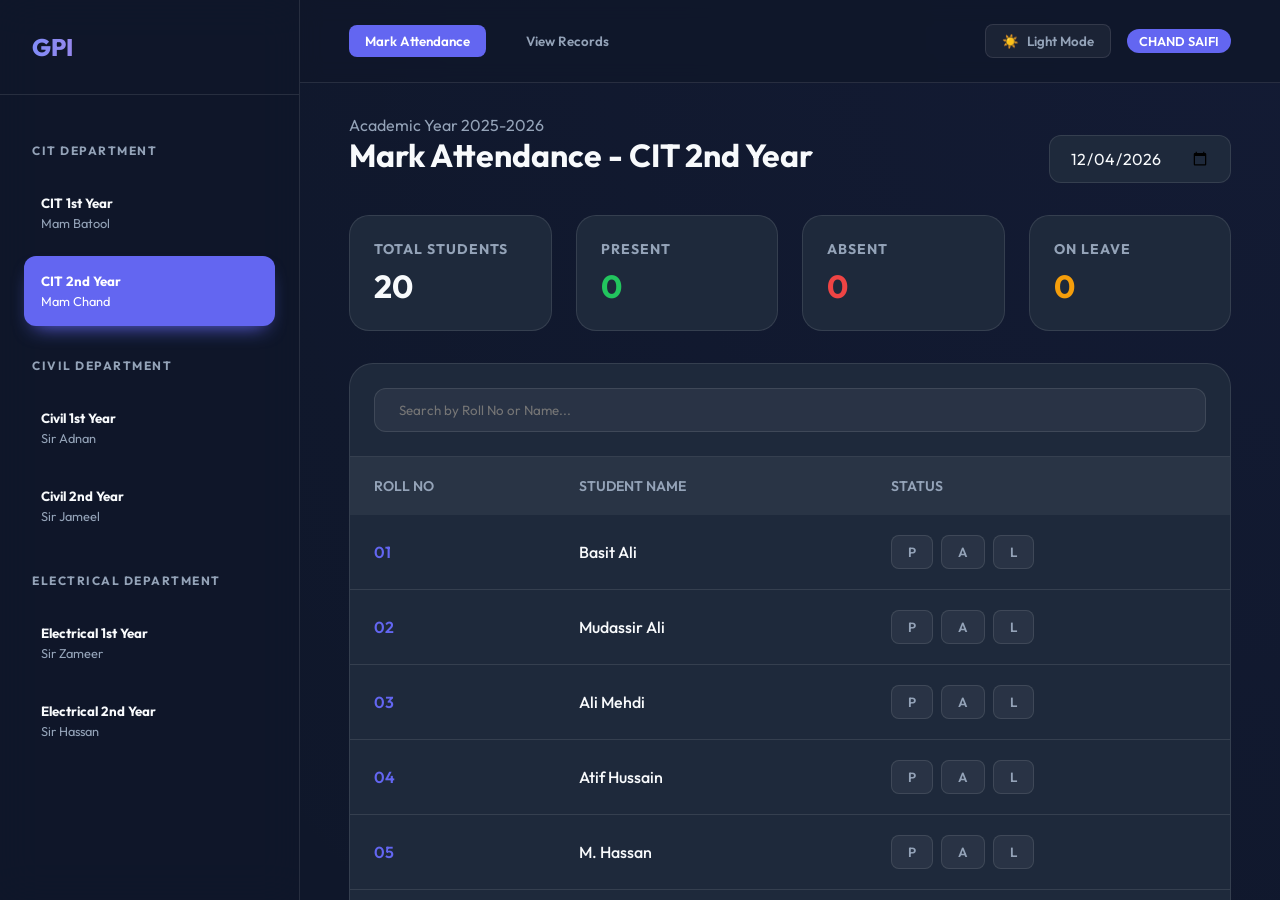
<file: index.html>
<!DOCTYPE html>
<html lang="en">

<head>
    <meta charset="UTF-8">
    <meta name="viewport" content="width=device-width, initial-scale=1.0">
    <title>DAE CIT 2nd Year | Attendance Management</title>
    <!-- Google Fonts -->
    <link rel="preconnect" href="https://fonts.googleapis.com">
    <link rel="preconnect" href="https://fonts.gstatic.com" crossorigin>
    <link href="https://fonts.googleapis.com/css2?family=Outfit:wght@300;400;500;600;700;800&display=swap"
        rel="stylesheet">
    <link rel="stylesheet" href="style.css">
</head>

<body>
    <div class="bg-blob blob-1"></div>
    <div class="bg-blob blob-2"></div>

    <div class="app-layout">
        <!-- SIDEBAR -->
        <aside class="sidebar">
            <div class="sidebar-header">
                <div class="logo">GPI</div>
            </div>

            <div class="class-groups">
                <div class="group-label">CIT Department</div>
                <button class="class-item" onclick="selectClass('cit-1')" id="btn-cit-1">
                    <span class="class-name">CIT 1st Year</span>
                    <span class="teacher-name">Mam Batool</span>
                </button>
                <button class="class-item active" onclick="selectClass('cit-2')" id="btn-cit-2">
                    <span class="class-name">CIT 2nd Year</span>
                    <span class="teacher-name">Mam Chand</span>
                </button>

                <div class="group-label">Civil Department</div>
                <button class="class-item" onclick="selectClass('civil-1')" id="btn-civil-1">
                    <span class="class-name">Civil 1st Year</span>
                    <span class="teacher-name">Sir Adnan</span>
                </button>
                <button class="class-item" onclick="selectClass('civil-2')" id="btn-civil-2">
                    <span class="class-name">Civil 2nd Year</span>
                    <span class="teacher-name">Sir Jameel</span>
                </button>

                <div class="group-label">Electrical Department</div>
                <button class="class-item" onclick="selectClass('elec-1')" id="btn-elec-1">
                    <span class="class-name">Electrical 1st Year</span>
                    <span class="teacher-name">Sir Zameer</span>
                </button>
                <button class="class-item" onclick="selectClass('elec-2')" id="btn-elec-2">
                    <span class="class-name">Electrical 2nd Year</span>
                    <span class="teacher-name">Sir Hassan</span>
                </button>
            </div>
        </aside>

        <!-- MAIN CONTENT AREA -->
        <div class="content-wrapper">
            <nav>
                <div class="nav-tabs">
                    <button class="tab-btn active" id="tab-mark" onclick="switchTab('mark')">Mark Attendance</button>
                    <button class="tab-btn" id="tab-history" onclick="switchTab('history')">View Records</button>
                </div>
                <div class="nav-links" style="display: flex; align-items: center; gap: 1rem;">
                    <button id="theme-toggle" class="status-btn"
                        style="background: var(--glass); display: flex; align-items: center; gap: 0.5rem;">
                        <span id="theme-icon">☀️</span> Light Mode
                    </button>
                    <span id="role-badge"
                        style="background: var(--primary); padding: 4px 12px; border-radius: 20px; font-size: 0.8rem; font-weight: 600; color: white;">CHAND
                        SAIFI</span>
                </div>
            </nav>

            <!-- MARK ATTENDANCE SECTION -->
            <main class="container" id="mark-section">
                <header class="header-section">
                    <div class="title-area">
                        <p id="academic-year-text">Academic Year 2025-2026</p>
                        <h1 id="current-class-title">Mark Attendance</h1>
                    </div>
                    <input type="date" id="attendance-date" class="date-selector">
                </header>

                <section class="summary-grid">
                    <div class="summary-card">
                        <h3>Total Students</h3>
                        <div class="value" id="count-total">20</div>
                    </div>
                    <div class="summary-card">
                        <h3>Present</h3>
                        <div class="value present" id="count-present">0</div>
                    </div>
                    <div class="summary-card">
                        <h3>Absent</h3>
                        <div class="value absent" id="count-absent">0</div>
                    </div>
                    <div class="summary-card">
                        <h3>On Leave</h3>
                        <div class="value leave" id="count-leave">0</div>
                    </div>
                </section>

                <section class="attendance-list">
                    <div class="search-bar">
                        <input type="text" id="search-input" placeholder="Search by Roll No or Name...">
                    </div>
                    <table>
                        <thead>
                            <tr>
                                <th>Roll No</th>
                                <th>Student Name</th>
                                <th>Status</th>
                            </tr>
                        </thead>
                        <tbody id="student-table-body">
                            <!-- Students will be injected here by JS -->
                        </tbody>
                    </table>
                </section>

                <div class="save-section">
                    <button class="btn-primary" id="save-attendance">Save Daily Record</button>
                </div>
            </main>

            <!-- VIEW HISTORY SECTION -->
            <main class="container" id="history-section">
                <header class="header-section">
                    <div class="title-area">
                        <p>Database Records</p>
                        <h1>Attendance History</h1>
                    </div>
                    <button class="status-btn" onclick="clearAllData()"
                        style="background: var(--danger); color: white; border: none;">Clear Database</button>
                </header>

                <!-- NEW: STUDENT PERFORMANCE SUMMARY SECTION -->
                <section class="performance-summary-area" style="margin-bottom: 3rem;">
                    <div class="title-area" style="margin-bottom: 1.5rem;">
                        <h2 style="font-size: 1.5rem;">Student Cumulative Performance (%)</h2>
                        <p style="color: var(--text-dim); font-size: 0.9rem;">Total Attendance & Percentage across all
                            saved
                            records</p>
                    </div>
                    <div class="performance-grid" id="performance-summary-container">
                        <!-- Cumulative student stats will be injected here -->
                    </div>
                </section>

                <header class="header-section"
                    style="margin-top: 4rem; border-top: 1px solid var(--glass-border); padding-top: 2rem;">
                    <div class="title-area">
                        <h2>Daily History Log</h2>
                        <p>Click any card to edit that day's attendance</p>
                    </div>
                </header>

                <section class="history-grid" id="history-container">
                    <!-- Records will be injected here -->
                    <div style="text-align: center; padding: 3rem; color: var(--text-dim);">
                        No records found. Save some attendance first!
                    </div>
                </section>
            </main>

            <!-- Success Toast -->
            <div id="toast"
                style="position: fixed; bottom: 20px; right: 20px; background: var(--success); color: white; padding: 1rem 2rem; border-radius: 12px; transform: translateY(100px); transition: transform 0.3s; z-index: 1000;">
                Attendance Saved to Database!
            </div>
        </div> <!-- End .content-wrapper -->
    </div> <!-- End .app-layout -->

    <script src="app.js"></script>
</body>

</html>
</file>
<file: style.css>
:root {
    --primary: #6366f1;
    --primary-dark: #4f46e5;
    --secondary: #ec4899;
    --bg-dark: #0f172a;
    --card-bg: #1e293b;
    --text-main: #f8fafc;
    --text-dim: #94a3b8;
    --success: #22c55e;
    --danger: #ef4444;
    --warning: #f59e0b;
    --glass: rgba(255, 255, 255, 0.05);
    --glass-border: rgba(255, 255, 255, 0.1);
    --nav-bg: rgba(15, 23, 42, 0.8);
}

body.light-mode {
    --bg-dark: #f1f5f9;
    --card-bg: #ffffff;
    --text-main: #0f172a;
    --text-dim: #475569;
    --glass: rgba(255, 255, 255, 0.8);
    --glass-border: rgba(0, 0, 0, 0.05);
    --nav-bg: rgba(255, 255, 255, 0.8);
}

* {
    margin: 0;
    padding: 0;
    box-sizing: border-box;
    font-family: 'Outfit', 'Inter', sans-serif;
}

body {
    background-color: var(--bg-dark);
    color: var(--text-main);
    min-height: 100vh;
    overflow: hidden;
    /* Prevent body scroll, use content-wrapper scroll */
}

/* App Layout */
.app-layout {
    display: flex;
    height: 100vh;
    width: 100vw;
}

/* Sidebar Styling */
.sidebar {
    width: 300px;
    background: var(--nav-bg);
    backdrop-filter: blur(20px);
    border-right: 1px solid var(--glass-border);
    display: flex;
    flex-direction: column;
    z-index: 1000;
}

.sidebar-header {
    padding: 2rem;
    border-bottom: 1px solid var(--glass-border);
}

.class-groups {
    flex: 1;
    overflow-y: auto;
    padding: 1.5rem;
    display: flex;
    flex-direction: column;
    gap: 0.5rem;
}

.group-label {
    font-size: 0.75rem;
    text-transform: uppercase;
    letter-spacing: 1.5px;
    color: var(--text-dim);
    margin: 1.5rem 0 0.75rem 0.5rem;
    font-weight: 700;
}

.class-item {
    background: transparent;
    border: 1px solid transparent;
    border-radius: 12px;
    padding: 1rem;
    text-align: left;
    cursor: pointer;
    transition: all 0.3s;
    display: flex;
    flex-direction: column;
    gap: 0.25rem;
}

.class-item:hover {
    background: rgba(255, 255, 255, 0.05);
    border-color: var(--glass-border);
}

.class-item.active {
    background: var(--primary);
    box-shadow: 0 10px 20px -10px var(--primary);
}

.class-item .class-name {
    font-weight: 700;
    color: var(--text-main);
}

.class-item .teacher-name {
    font-size: 0.8rem;
    color: var(--text-dim);
}

.class-item.active .class-name,
.class-item.active .teacher-name {
    color: white;
}

/* Content Wrapper */
.content-wrapper {
    flex: 1;
    overflow-y: auto;
    background: radial-gradient(circle at top right, rgba(99, 102, 241, 0.05), transparent);
    position: relative;
}

/* Navbar */
nav {
    display: flex;
    justify-content: space-between;
    align-items: center;
    padding: 1.5rem 5%;
    background: var(--nav-bg);
    backdrop-filter: blur(10px);
    border-bottom: 1px solid var(--glass-border);
    position: sticky;
    top: 0;
    z-index: 100;
}

/* Tabs */
.nav-tabs {
    display: flex;
    gap: 1.5rem;
}

.tab-btn {
    background: transparent;
    border: none;
    color: var(--text-dim);
    font-weight: 600;
    cursor: pointer;
    padding: 0.5rem 1rem;
    border-radius: 8px;
    transition: all 0.3s;
}

.tab-btn.active {
    background: var(--primary);
    color: white;
}

/* Section Switching */
#history-section {
    display: none;
}

.history-grid {
    display: grid;
    grid-template-columns: 1fr;
    gap: 2rem;
}

.history-card {
    background: var(--card-bg);
    border-radius: 20px;
    padding: 1.5rem;
    border: 1px solid var(--glass-border);
    cursor: pointer;
    transition: all 0.3s cubic-bezier(0.4, 0, 0.2, 1);
}

.history-card:hover {
    transform: translateY(-8px) scale(1.01);
    box-shadow: 0 20px 40px -15px rgba(0, 0, 0, 0.6);
    border-color: var(--primary);
}

.history-header {
    display: flex;
    justify-content: space-between;
    align-items: center;
    margin-bottom: 2rem;
    padding-bottom: 1.5rem;
    border-bottom: 1px solid var(--glass-border);
}

.stat-pill {
    background: var(--glass);
    padding: 0.5rem 1rem;
    border-radius: 20px;
    font-size: 0.9rem;
    font-weight: 700;
    border: 1px solid var(--glass-border);
}

.history-details-grid {
    display: grid;
    grid-template-columns: repeat(auto-fill, minmax(180px, 1fr));
    gap: 1rem;
}

.history-student-item {
    display: flex;
    justify-content: space-between;
    padding: 0.75rem 1rem;
    background: rgba(255, 255, 255, 0.03);
    border-radius: 12px;
    font-size: 0.85rem;
    border: 1px solid transparent;
    transition: background 0.2s;
}

.performance-grid {
    display: grid;
    grid-template-columns: repeat(auto-fill, minmax(280px, 1fr));
    gap: 1.5rem;
}

.performance-metric-card {
    background: var(--card-bg);
    padding: 1.5rem;
    border-radius: 18px;
    border: 1px solid var(--glass-border);
    display: flex;
    flex-direction: column;
    gap: 1rem;
}

.performance-metric-card h3 {
    font-size: 1rem;
    color: var(--text-main);
}

.metric-stats {
    display: flex;
    justify-content: space-between;
    font-size: 0.85rem;
    color: var(--text-dim);
}

.progress-container {
    height: 8px;
    background: var(--glass);
    border-radius: 4px;
    overflow: hidden;
}

.progress-bar {
    height: 100%;
    border-radius: 4px;
    transition: width 0.5s ease-out;
}

.percent-text {
    font-weight: 800;
    font-size: 1.25rem;
    color: var(--primary);
}

.logo {
    font-size: 1.5rem;
    font-weight: 800;
    background: linear-gradient(to right, #818cf8, #f472b6);
    -webkit-background-clip: text;
    background-clip: text;
    -webkit-text-fill-color: transparent;
}

/* Dashboard Container */
.container {
    padding: 2rem 5%;
    max-width: 1200px;
    margin: 0 auto;
}

.header-section {
    display: flex;
    justify-content: space-between;
    align-items: flex-end;
    margin-bottom: 2rem;
}

.title-area h1 {
    font-size: 2rem;
    margin-bottom: 0.5rem;
}

.title-area p {
    color: var(--text-dim);
}

.date-selector {
    background: var(--card-bg);
    padding: 0.75rem 1.25rem;
    border-radius: 12px;
    border: 1px solid var(--glass-border);
    color: var(--text-main);
    font-size: 1rem;
    outline: none;
    cursor: pointer;
}

/* Summary Cards */
.summary-grid {
    display: grid;
    grid-template-columns: repeat(auto-fit, minmax(200px, 1fr));
    gap: 1.5rem;
    margin-bottom: 2rem;
}

.summary-card {
    background: var(--card-bg);
    padding: 1.5rem;
    border-radius: 20px;
    border: 1px solid var(--glass-border);
    transition: transform 0.3s ease, box-shadow 0.3s ease;
}

.summary-card:hover {
    transform: translateY(-5px);
    box-shadow: 0 10px 30px -10px rgba(0, 0, 0, 0.5);
}

.summary-card h3 {
    font-size: 0.875rem;
    text-transform: uppercase;
    letter-spacing: 1px;
    color: var(--text-dim);
    margin-bottom: 0.5rem;
}

.summary-card .value {
    font-size: 2rem;
    font-weight: 700;
}

.value.present {
    color: var(--success);
}

.value.absent {
    color: var(--danger);
}

.value.leave {
    color: var(--warning);
}

/* Table Section */
.attendance-list {
    background: var(--card-bg);
    border-radius: 24px;
    overflow: hidden;
    border: 1px solid var(--glass-border);
}

.search-bar {
    padding: 1.5rem;
    display: flex;
    gap: 1rem;
    border-bottom: 1px solid var(--glass-border);
}

.search-bar input {
    flex: 1;
    background: var(--glass);
    border: 1px solid var(--glass-border);
    padding: 0.8rem 1.5rem;
    border-radius: 12px;
    color: var(--text-main);
    outline: none;
    transition: border-color 0.3s;
}

.search-bar input:focus {
    border-color: var(--primary);
}

table {
    width: 100%;
    border-collapse: collapse;
}

th {
    text-align: left;
    padding: 1.25rem 1.5rem;
    background: var(--glass);
    color: var(--text-dim);
    font-weight: 600;
    font-size: 0.875rem;
    text-transform: uppercase;
}

td {
    padding: 1.25rem 1.5rem;
    border-bottom: 1px solid var(--glass-border);
}

tr:last-child td {
    border-bottom: none;
}

.roll-no {
    font-weight: 600;
    color: var(--primary);
}

.student-name {
    font-weight: 500;
}

/* Action Buttons */
.status-group {
    display: flex;
    gap: 0.5rem;
}

.status-btn {
    padding: 0.5rem 1rem;
    border-radius: 8px;
    border: 1px solid var(--glass-border);
    background: var(--glass);
    color: var(--text-dim);
    cursor: pointer;
    font-weight: 600;
    transition: all 0.2s;
}

.status-btn:hover {
    background: rgba(255, 255, 255, 0.1);
}

.status-btn.present.active {
    background: var(--success);
    color: white;
    border-color: var(--success);
}

.status-btn.absent.active {
    background: var(--danger);
    color: white;
    border-color: var(--danger);
}

.status-btn.leave.active {
    background: var(--warning);
    color: white;
    border-color: var(--warning);
}

.save-section {
    margin-top: 2rem;
    display: flex;
    justify-content: flex-end;
}

.btn-primary {
    background: var(--primary);
    color: white;
    padding: 1rem 2.5rem;
    border-radius: 14px;
    border: none;
    font-weight: 700;
    font-size: 1rem;
    cursor: pointer;
    box-shadow: 0 10px 20px -5px rgba(99, 102, 241, 0.4);
    transition: all 0.3s;
}

.btn-primary:hover {
    transform: translateY(-2px);
    box-shadow: 0 15px 25px -5px rgba(99, 102, 241, 0.5);
    background: var(--primary-dark);
}

/* Mobile Responsive */
@media (max-width: 768px) {
    .header-section {
        flex-direction: column;
        align-items: flex-start;
        gap: 1rem;
    }

    .status-group {
        flex-direction: column;
    }

    .summary-grid {
        grid-template-columns: repeat(2, 1fr);
    }

    .nav-tabs {
        gap: 0.5rem;
    }
}
</file>
